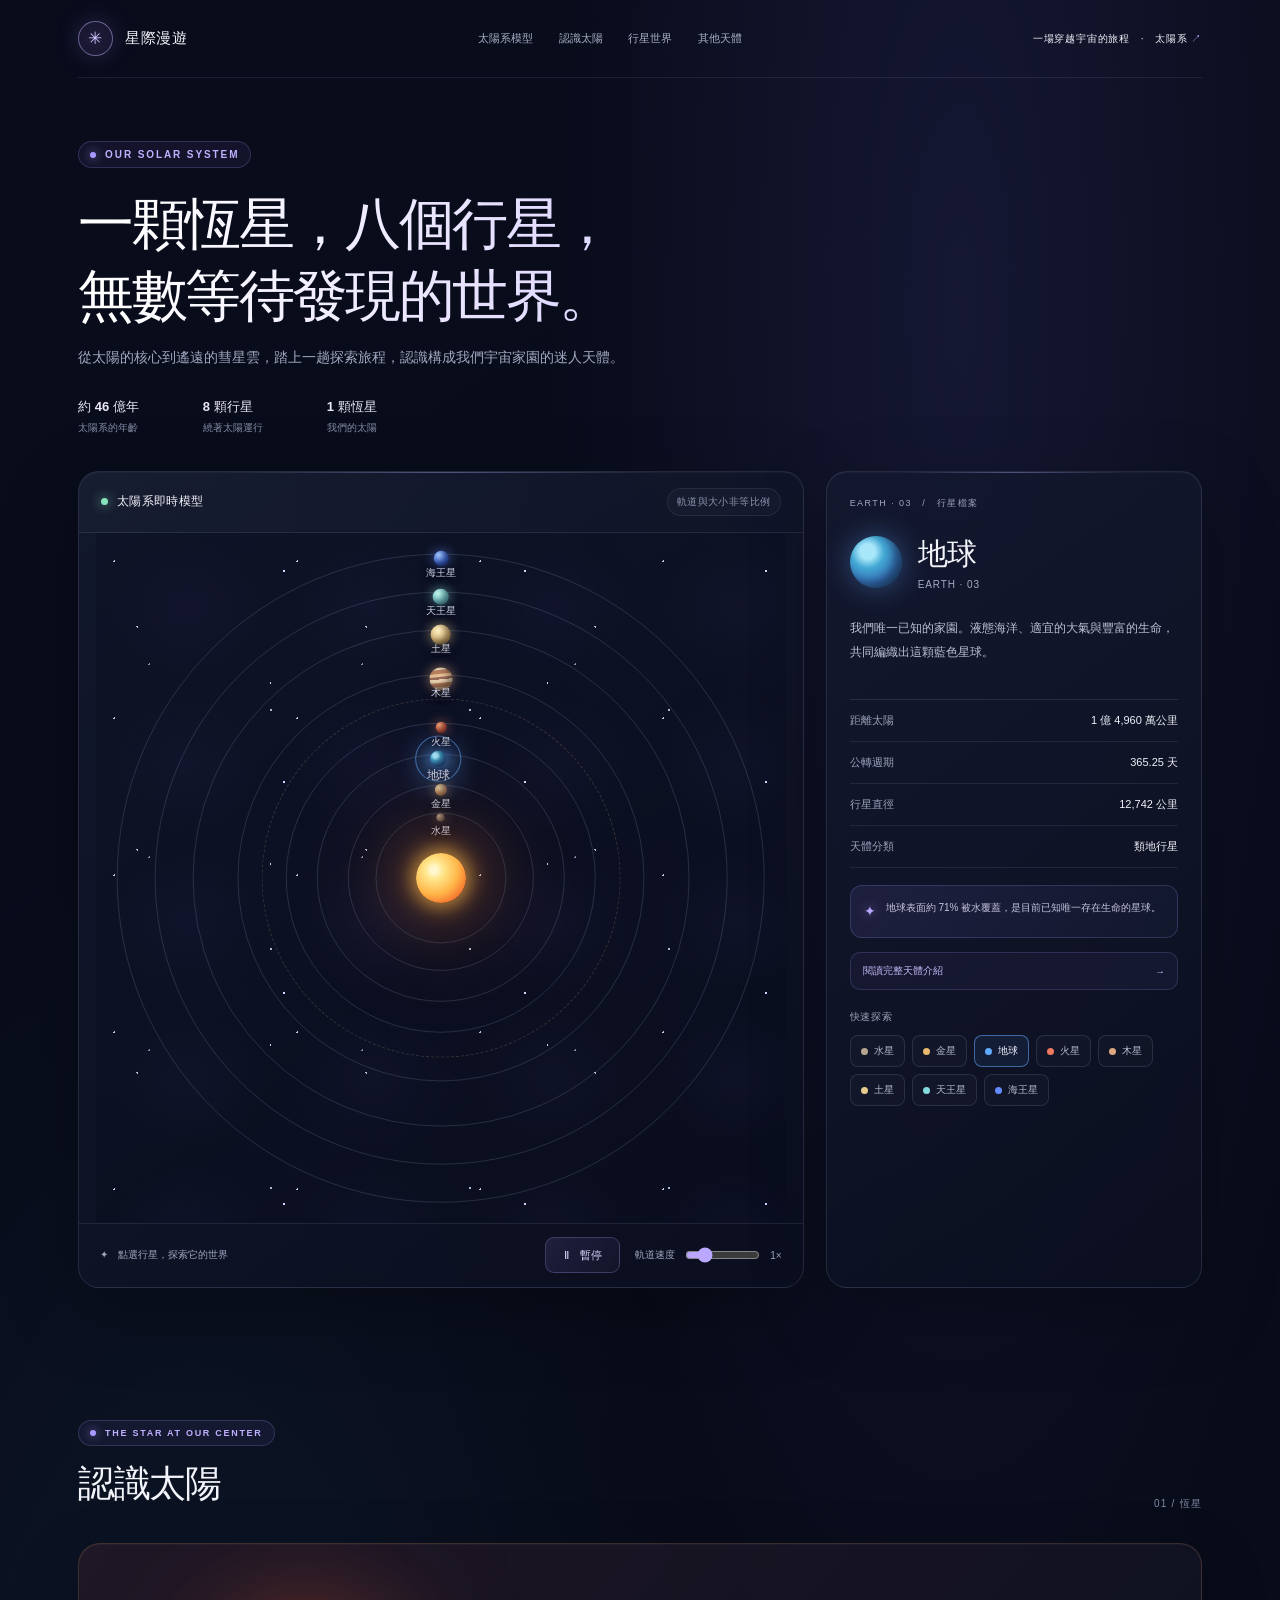
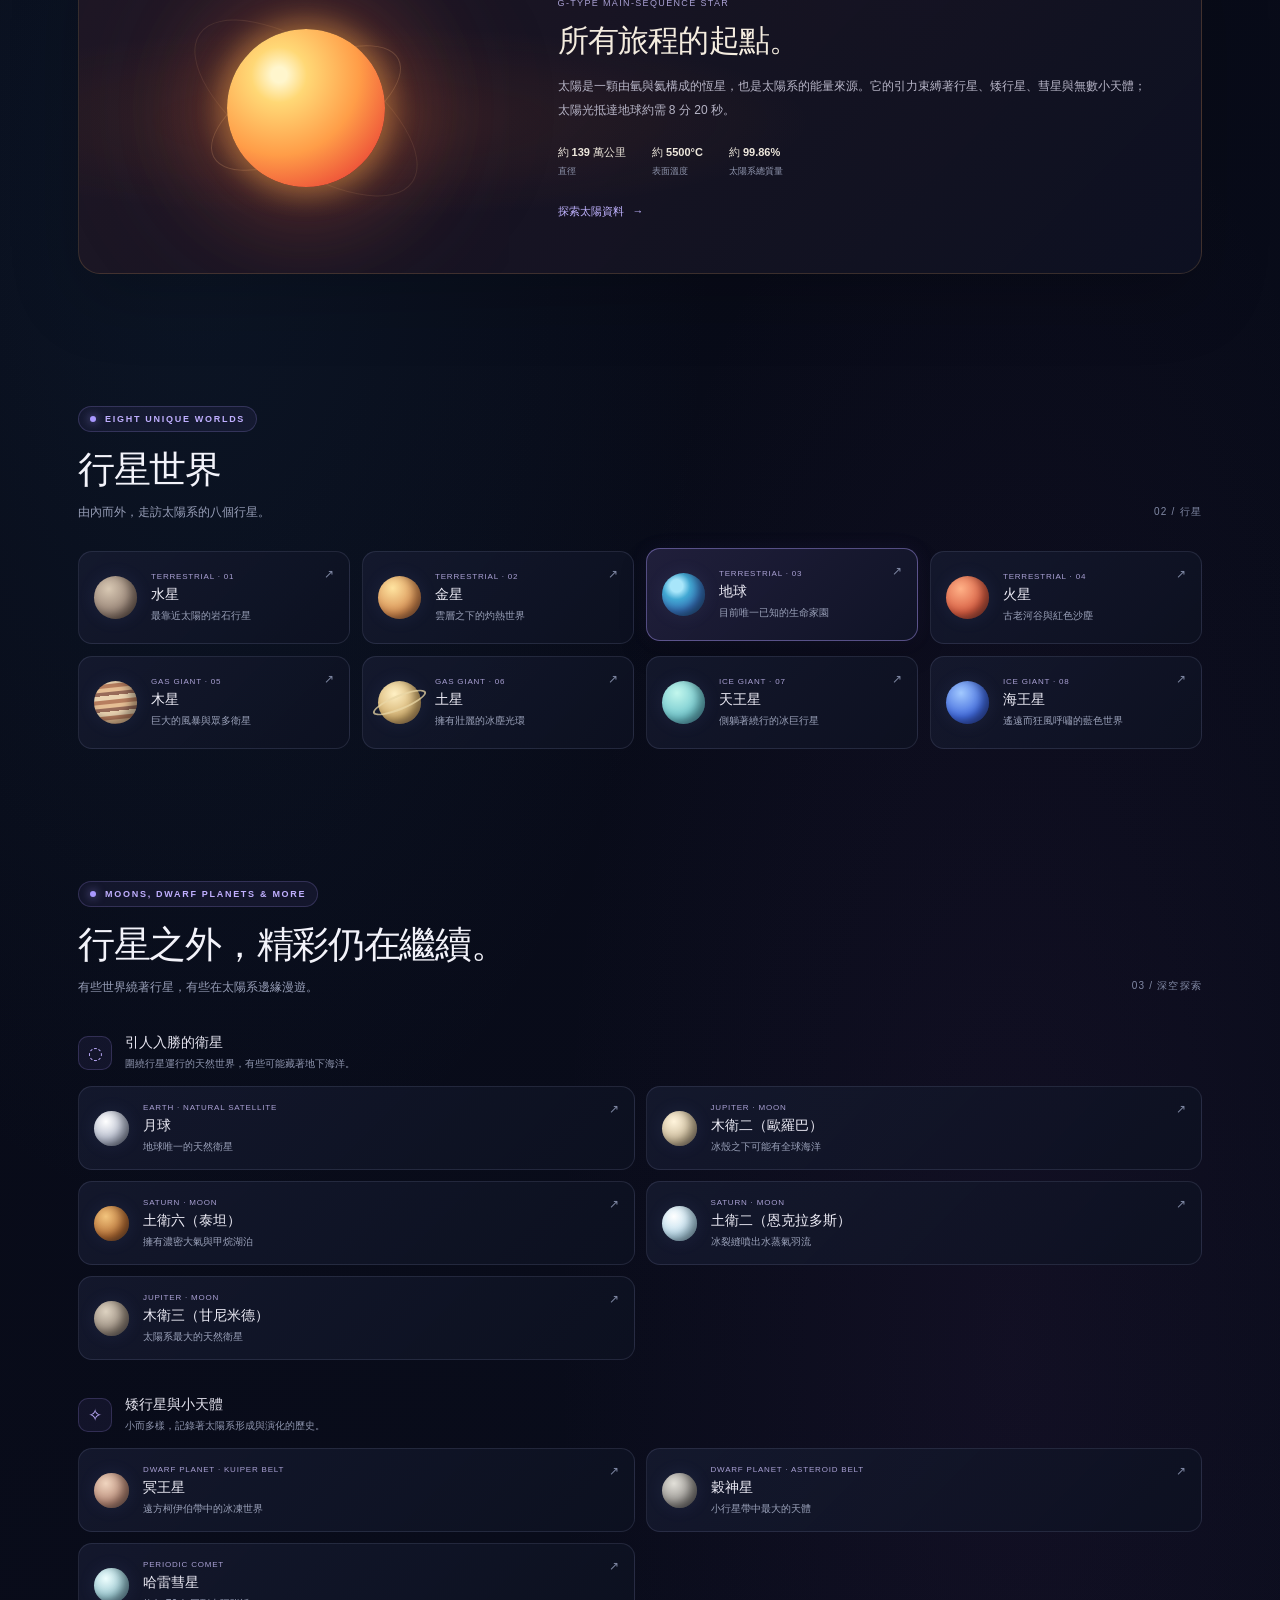
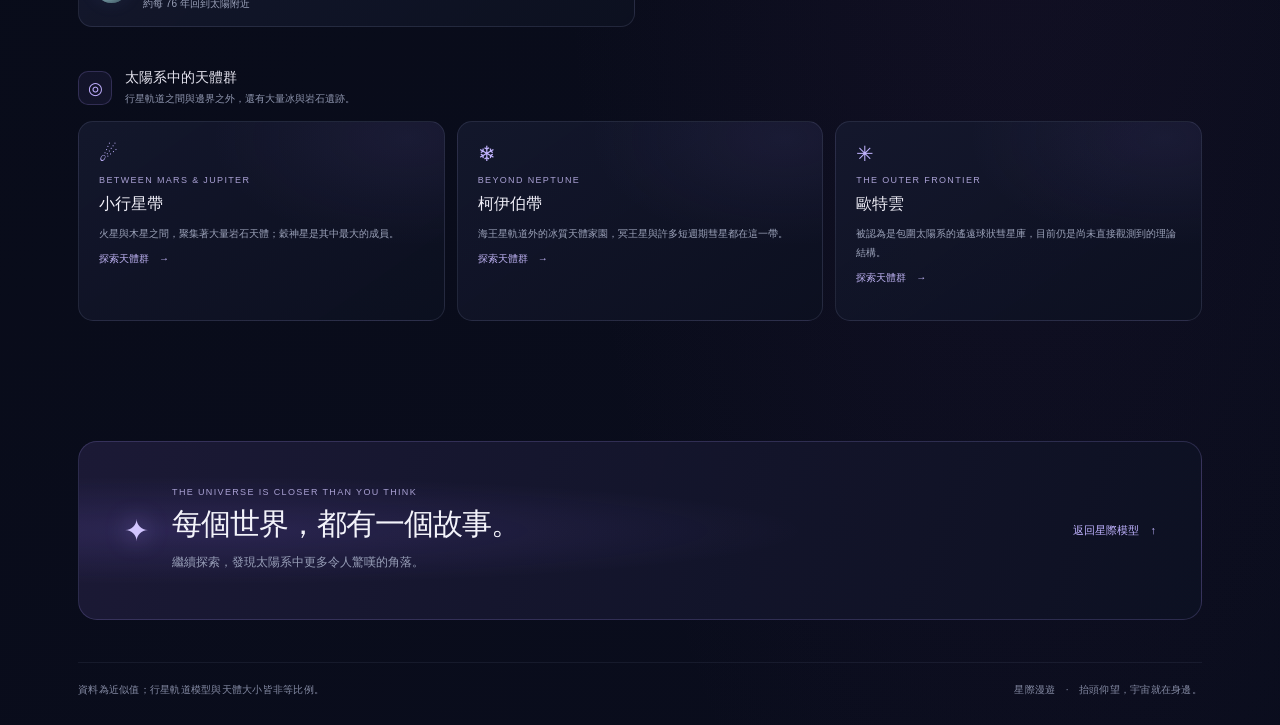
<file: index.html>
<!doctype html>
<html lang="zh-Hant">
<head>
  <meta charset="utf-8">
  <meta name="viewport" content="width=device-width, initial-scale=1">
  <meta name="theme-color" content="#080b18">
  <meta name="description" content="探索太陽、八大行星、著名衛星、矮行星、彗星與太陽系中的小天體群，並閱讀每個天體的完整介紹。">
  <title>星際漫遊 — 探索太陽系</title>
  <link rel="stylesheet" href="style.css">
</head>
<body>
  <div class="shell">
    <header>
      <a class="brand" href="#top"><span class="brand-mark" aria-hidden="true">✳</span> 星際漫遊</a>
      <nav class="main-nav" aria-label="主要導覽">
        <a href="#explorer">太陽系模型</a>
        <a href="#sun">認識太陽</a>
        <a href="#worlds">行星世界</a>
        <a href="#beyond">其他天體</a>
      </nav>
      <a class="header-note" href="#explorer">一場穿越宇宙的旅程　·　太陽系 <span aria-hidden="true">↗</span></a>
    </header>

    <main>
      <div id="top"></div>
      <div class="eyebrow">OUR SOLAR SYSTEM</div>
      <h1>一顆恆星，八個行星，<br>無數等待發現的世界。</h1>
      <p class="intro">從太陽的核心到遙遠的彗星雲，踏上一趟探索旅程，認識構成我們宇宙家園的迷人天體。</p>
      <div class="hero-facts" aria-label="太陽系概覽">
        <div><strong>約 46 億年</strong><span>太陽系的年齡</span></div>
        <div><strong>8 顆行星</strong><span>繞著太陽運行</span></div>
        <div><strong>1 顆恆星</strong><span>我們的太陽</span></div>
      </div>

      <section class="dashboard" id="explorer" aria-label="太陽系互動模型與天體資訊">
        <div class="sky-card">
          <div class="card-top">
            <div class="card-label"><span class="live-dot" aria-hidden="true"></span> 太陽系即時模型</div>
            <span class="scale-label">軌道與大小非等比例</span>
          </div>
          <div class="solar-system" id="solarSystem" aria-label="點選行星查看詳細介紹">
            <div class="asteroid-belt" aria-hidden="true"></div>
            <button class="sun" id="sunButton" data-object="sun" type="button" aria-label="查看太陽介紹"></button>
          </div>
          <div class="sky-footer">
            <span id="motionHint">✦　點選行星，探索它的世界</span>
            <div class="controls">
              <button class="control-button" id="playToggle" type="button" aria-pressed="false">Ⅱ　暫停</button>
              <label class="speed-control" for="speedRange">軌道速度 <input id="speedRange" type="range" min="0.5" max="3" value="1" step="0.5" aria-label="調整軌道動畫速度"><span id="speedValue">1×</span></label>
            </div>
          </div>
        </div>

        <aside class="detail-card" aria-live="polite" aria-atomic="true">
          <div class="detail-kicker" id="detailKicker">PLANET PROFILE　/　行星檔案</div>
          <div class="planet-heading">
            <div class="detail-planet" id="detailPlanet" aria-hidden="true"></div>
            <div><h2 id="planetName">地球</h2><div class="planet-subtitle" id="planetSubtitle"></div></div>
          </div>
          <p class="description" id="planetDescription"></p>
          <div class="stats">
            <div class="stat-row"><span class="stat-label" id="distanceLabel">距離太陽</span><span class="stat-value" id="planetDistance"></span></div>
            <div class="stat-row"><span class="stat-label" id="yearLabel">公轉週期</span><span class="stat-value" id="planetYear"></span></div>
            <div class="stat-row"><span class="stat-label" id="diameterLabel">行星直徑</span><span class="stat-value" id="planetDiameter"></span></div>
            <div class="stat-row"><span class="stat-label">天體分類</span><span class="stat-value" id="planetType"></span></div>
          </div>
          <div class="fact-box"><span class="fact-icon" aria-hidden="true">✦</span><span id="planetFact"></span></div>
          <a class="full-profile-link" id="fullProfileLink" href="object.html?id=earth">閱讀完整天體介紹 <span aria-hidden="true">→</span></a>
          <nav class="planet-nav" aria-label="選擇行星">
            <div class="nav-title">快速探索</div>
            <div class="planet-list" id="planetList"></div>
          </nav>
        </aside>
      </section>

      <section class="content-section sun-section" id="sun" aria-labelledby="sunHeading">
        <div class="section-heading">
          <div><div class="eyebrow">THE STAR AT OUR CENTER</div><h2 id="sunHeading">認識太陽</h2></div>
          <span class="section-index">01 / 恆星</span>
        </div>
        <div class="sun-feature">
          <div class="sun-art" aria-hidden="true"><span class="sun-art-core"></span><span class="sun-art-orbit orbit-one"></span><span class="sun-art-orbit orbit-two"></span></div>
          <div class="sun-copy">
            <div class="object-kicker">G-TYPE MAIN-SEQUENCE STAR</div>
            <h3>所有旅程的起點。</h3>
            <p>太陽是一顆由氫與氦構成的恆星，也是太陽系的能量來源。它的引力束縛著行星、矮行星、彗星與無數小天體；太陽光抵達地球約需 8 分 20 秒。</p>
            <div class="sun-stats"><span><b>約 139 萬公里</b>直徑</span><span><b>約 5500°C</b>表面溫度</span><span><b>約 99.86%</b>太陽系總質量</span></div>
            <a class="text-link object-select" data-object="sun" href="object.html?id=sun">探索太陽資料 <span aria-hidden="true">→</span></a>
          </div>
        </div>
      </section>

      <section class="content-section" id="worlds" aria-labelledby="worldsHeading">
        <div class="section-heading">
          <div><div class="eyebrow">EIGHT UNIQUE WORLDS</div><h2 id="worldsHeading">行星世界</h2><p>由內而外，走訪太陽系的八個行星。</p></div>
          <span class="section-index">02 / 行星</span>
        </div>
        <div class="object-grid planet-grid">
          <a class="object-card" data-object="mercury" href="object.html?id=mercury"><span class="card-planet mercury-art"></span><span class="object-card-text"><span class="object-kicker">TERRESTRIAL · 01</span><strong>水星</strong><span>最靠近太陽的岩石行星</span></span><span class="card-arrow">↗</span></a>
          <a class="object-card" data-object="venus" href="object.html?id=venus"><span class="card-planet venus-art"></span><span class="object-card-text"><span class="object-kicker">TERRESTRIAL · 02</span><strong>金星</strong><span>雲層之下的灼熱世界</span></span><span class="card-arrow">↗</span></a>
          <a class="object-card" data-object="earth" href="object.html?id=earth"><span class="card-planet earth-art"></span><span class="object-card-text"><span class="object-kicker">TERRESTRIAL · 03</span><strong>地球</strong><span>目前唯一已知的生命家園</span></span><span class="card-arrow">↗</span></a>
          <a class="object-card" data-object="mars" href="object.html?id=mars"><span class="card-planet mars-art"></span><span class="object-card-text"><span class="object-kicker">TERRESTRIAL · 04</span><strong>火星</strong><span>古老河谷與紅色沙塵</span></span><span class="card-arrow">↗</span></a>
          <a class="object-card" data-object="jupiter" href="object.html?id=jupiter"><span class="card-planet jupiter-art"></span><span class="object-card-text"><span class="object-kicker">GAS GIANT · 05</span><strong>木星</strong><span>巨大的風暴與眾多衛星</span></span><span class="card-arrow">↗</span></a>
          <a class="object-card" data-object="saturn" href="object.html?id=saturn"><span class="card-planet saturn-art"></span><span class="object-card-text"><span class="object-kicker">GAS GIANT · 06</span><strong>土星</strong><span>擁有壯麗的冰塵光環</span></span><span class="card-arrow">↗</span></a>
          <a class="object-card" data-object="uranus" href="object.html?id=uranus"><span class="card-planet uranus-art"></span><span class="object-card-text"><span class="object-kicker">ICE GIANT · 07</span><strong>天王星</strong><span>側躺著繞行的冰巨行星</span></span><span class="card-arrow">↗</span></a>
          <a class="object-card" data-object="neptune" href="object.html?id=neptune"><span class="card-planet neptune-art"></span><span class="object-card-text"><span class="object-kicker">ICE GIANT · 08</span><strong>海王星</strong><span>遙遠而狂風呼嘯的藍色世界</span></span><span class="card-arrow">↗</span></a>
        </div>
      </section>

      <section class="content-section" id="beyond" aria-labelledby="beyondHeading">
        <div class="section-heading">
          <div><div class="eyebrow">MOONS, DWARF PLANETS & MORE</div><h2 id="beyondHeading">行星之外，精彩仍在繼續。</h2><p>有些世界繞著行星，有些在太陽系邊緣漫遊。</p></div>
          <span class="section-index">03 / 深空探索</span>
        </div>

        <div class="subsection">
          <div class="subsection-heading"><span class="subsection-mark">◌</span><div><h3>引人入勝的衛星</h3><p>圍繞行星運行的天然世界，有些可能藏著地下海洋。</p></div></div>
          <div class="object-grid">
            <a class="object-card compact-card" data-object="moon" href="object.html?id=moon"><span class="mini-world moon-art"></span><span class="object-card-text"><span class="object-kicker">EARTH · NATURAL SATELLITE</span><strong>月球</strong><span>地球唯一的天然衛星</span></span><span class="card-arrow">↗</span></a>
            <a class="object-card compact-card" data-object="europa" href="object.html?id=europa"><span class="mini-world europa-art"></span><span class="object-card-text"><span class="object-kicker">JUPITER · MOON</span><strong>木衛二（歐羅巴）</strong><span>冰殼之下可能有全球海洋</span></span><span class="card-arrow">↗</span></a>
            <a class="object-card compact-card" data-object="titan" href="object.html?id=titan"><span class="mini-world titan-art"></span><span class="object-card-text"><span class="object-kicker">SATURN · MOON</span><strong>土衛六（泰坦）</strong><span>擁有濃密大氣與甲烷湖泊</span></span><span class="card-arrow">↗</span></a>
            <a class="object-card compact-card" data-object="enceladus" href="object.html?id=enceladus"><span class="mini-world enceladus-art"></span><span class="object-card-text"><span class="object-kicker">SATURN · MOON</span><strong>土衛二（恩克拉多斯）</strong><span>冰裂縫噴出水蒸氣羽流</span></span><span class="card-arrow">↗</span></a>
            <a class="object-card compact-card" data-object="ganymede" href="object.html?id=ganymede"><span class="mini-world ganymede-art"></span><span class="object-card-text"><span class="object-kicker">JUPITER · MOON</span><strong>木衛三（甘尼米德）</strong><span>太陽系最大的天然衛星</span></span><span class="card-arrow">↗</span></a>
          </div>
        </div>

        <div class="subsection">
          <div class="subsection-heading"><span class="subsection-mark">✧</span><div><h3>矮行星與小天體</h3><p>小而多樣，記錄著太陽系形成與演化的歷史。</p></div></div>
          <div class="object-grid">
            <a class="object-card compact-card" data-object="pluto" href="object.html?id=pluto"><span class="mini-world pluto-art"></span><span class="object-card-text"><span class="object-kicker">DWARF PLANET · KUIPER BELT</span><strong>冥王星</strong><span>遠方柯伊伯帶中的冰凍世界</span></span><span class="card-arrow">↗</span></a>
            <a class="object-card compact-card" data-object="ceres" href="object.html?id=ceres"><span class="mini-world ceres-art"></span><span class="object-card-text"><span class="object-kicker">DWARF PLANET · ASTEROID BELT</span><strong>穀神星</strong><span>小行星帶中最大的天體</span></span><span class="card-arrow">↗</span></a>
            <a class="object-card compact-card" data-object="halley" href="object.html?id=halley"><span class="mini-world comet-art"></span><span class="object-card-text"><span class="object-kicker">PERIODIC COMET</span><strong>哈雷彗星</strong><span>約每 76 年回到太陽附近</span></span><span class="card-arrow">↗</span></a>
          </div>
        </div>

        <div class="subsection regions">
          <div class="subsection-heading"><span class="subsection-mark">◎</span><div><h3>太陽系中的天體群</h3><p>行星軌道之間與邊界之外，還有大量冰與岩石遺跡。</p></div></div>
          <div class="region-grid">
            <a class="region-card" data-object="asteroid-belt" href="object.html?id=asteroid-belt"><span class="region-icon">☄</span><span class="object-kicker">BETWEEN MARS & JUPITER</span><strong>小行星帶</strong><span>火星與木星之間，聚集著大量岩石天體；穀神星是其中最大的成員。</span><span class="region-link">探索天體群　→</span></a>
            <a class="region-card" data-object="kuiper-belt" href="object.html?id=kuiper-belt"><span class="region-icon">❄</span><span class="object-kicker">BEYOND NEPTUNE</span><strong>柯伊伯帶</strong><span>海王星軌道外的冰質天體家園，冥王星與許多短週期彗星都在這一帶。</span><span class="region-link">探索天體群　→</span></a>
            <a class="region-card" data-object="oort-cloud" href="object.html?id=oort-cloud"><span class="region-icon">✳</span><span class="object-kicker">THE OUTER FRONTIER</span><strong>歐特雲</strong><span>被認為是包圍太陽系的遙遠球狀彗星庫，目前仍是尚未直接觀測到的理論結構。</span><span class="region-link">探索天體群　→</span></a>
          </div>
        </div>
      </section>

      <section class="closing-banner">
        <span class="closing-star" aria-hidden="true">✦</span>
        <div><div class="object-kicker">THE UNIVERSE IS CLOSER THAN YOU THINK</div><h2>每個世界，都有一個故事。</h2><p>繼續探索，發現太陽系中更多令人驚嘆的角落。</p></div>
        <a class="text-link" href="#explorer">返回星際模型　↑</a>
      </section>
    </main>

    <footer><span>資料為近似值；行星軌道模型與天體大小皆非等比例。</span><span>星際漫遊　·　抬頭仰望，宇宙就在身邊。</span></footer>
  </div>

  <script src="celestial-data.js"></script>
  <script>
    const planets = window.solarSystemData.planets;

    const system = document.getElementById("solarSystem");
    const list = document.getElementById("planetList");
    const pauseButton = document.getElementById("playToggle");
    const motionHint = document.getElementById("motionHint");
    const reduceMotion = window.matchMedia("(prefers-reduced-motion: reduce)").matches;
    const planetIds = window.solarSystemData.planetIds;
    const objects = window.solarSystemData.objects;
    let selectedObjectId = "earth";
    let speed = 1;
    let paused = reduceMotion;

    if (reduceMotion) {
      system.classList.add("is-paused");
      pauseButton.textContent = "▶　啟動動畫";
      pauseButton.setAttribute("aria-pressed", "true");
      motionHint.textContent = "裝置偏好已減少動態效果；按下「啟動動畫」開始探索";
    }

    function planetStyle(planet) {
      return `--planet-color:${planet.color};--planet-gradient:${planet.gradient}`;
    }

    planets.forEach((planet, index) => {
      const objectId = planetIds[index];
      const orbit = document.createElement("div");
      orbit.className = "orbit";
      orbit.style.setProperty("--orbit", planet.orbit);
      orbit.style.setProperty("--duration", `${planet.duration / speed}s`);
      if (reduceMotion) orbit.style.animationDelay = `${-planet.duration * index / planets.length}s`;
      orbit.setAttribute("aria-hidden", "true");

      const button = document.createElement("button");
      button.type = "button";
      button.className = "planet-button";
      button.setAttribute("aria-label", `查看${planet.name}的資料`);
      button.setAttribute("aria-pressed", "false");
      button.dataset.object = objectId;
      button.style.cssText = planetStyle(planet);
      button.style.setProperty("--planet-size", `${planet.size}px`);
      button.innerHTML = `<span class="planet-sphere"></span><span class="planet-name">${planet.name}</span>`;
      button.addEventListener("click", () => selectObject(objectId));
      orbit.append(button);
      system.append(orbit);

      const chip = document.createElement("button");
      chip.type = "button";
      chip.className = "planet-chip";
      chip.style.cssText = planetStyle(planet);
      chip.innerHTML = `<span class="chip-dot"></span>${planet.name}`;
      chip.setAttribute("aria-pressed", "false");
      chip.dataset.object = objectId;
      chip.addEventListener("click", () => selectObject(objectId));
      list.append(chip);
    });

    function selectObject(id) {
      const object = objects[id];
      if (!object) return;
      selectedObjectId = id;
      document.getElementById("detailKicker").textContent = `${object.en}　/　${object.category}`;
      document.getElementById("planetName").textContent = object.name;
      document.getElementById("planetSubtitle").textContent = object.en;
      document.getElementById("planetDescription").textContent = object.description;
      document.getElementById("planetDistance").textContent = object.distance;
      document.getElementById("planetYear").textContent = object.year;
      document.getElementById("planetDiameter").textContent = object.diameter;
      document.getElementById("planetType").textContent = object.type;
      document.getElementById("planetFact").textContent = object.fact;
      document.getElementById("distanceLabel").textContent = object.distanceLabel;
      document.getElementById("yearLabel").textContent = object.yearLabel;
      document.getElementById("diameterLabel").textContent = object.diameterLabel;
      document.getElementById("detailPlanet").style.cssText = planetStyle(object);
      document.getElementById("fullProfileLink").href = `object.html?id=${encodeURIComponent(id)}`;
      document.querySelectorAll("[data-object]").forEach(button => button.setAttribute("aria-pressed", String(button.dataset.object === id)));
    }

    system.addEventListener("click", event => {
      const button = event.target.closest("[data-object]");
      if (button) selectObject(button.dataset.object);
    });
    pauseButton.addEventListener("click", () => {
      paused = !paused;
      system.classList.toggle("is-paused", paused);
      system.classList.add("motion-enabled");
      pauseButton.textContent = paused ? "▶　繼續" : "Ⅱ　暫停";
      pauseButton.setAttribute("aria-pressed", String(paused));
    });

    document.getElementById("speedRange").addEventListener("input", event => {
      speed = Number(event.target.value);
      document.getElementById("speedValue").textContent = `${speed}×`;
      system.querySelectorAll(".orbit").forEach((orbit, index) => {
        orbit.style.setProperty("--duration", `${planets[index].duration / speed}s`);
      });
    });

    document.addEventListener("keydown", event => {
      if (event.altKey || event.ctrlKey || event.metaKey || event.target instanceof HTMLInputElement) return;
      const index = Number(event.key) - 1;
      if (index >= 0 && index < planets.length) selectObject(planetIds[index]);
    });

    selectObject(selectedObjectId);
  </script>
</body>
</html>
</file>
<file: style.css>
:root {
      color-scheme: dark;
      font-family: "DM Sans", "Noto Sans TC", sans-serif;
      background: #080b18;
      color: #f3f3fa;
      font-synthesis: none;
      text-rendering: optimizeLegibility;
      --muted: #898da6;
      --line: rgba(174, 181, 223, .13);
      --accent: #a994ff;
    }

    * { box-sizing: border-box; }
    body {
      margin: 0;
      min-width: 320px;
      min-height: 100vh;
      background:
        radial-gradient(ellipse at 50% 39%, rgba(54, 40, 107, .15), transparent 44%),
        radial-gradient(ellipse at 84% 6%, rgba(43, 68, 121, .12), transparent 35%),
        #080b18;
    }

    button, input { font: inherit; }
    button { color: inherit; }
    .shell { max-width: 1440px; margin: 0 auto; padding: 0 6.1%; }
    header {
      height: 82px;
      display: flex;
      align-items: center;
      justify-content: space-between;
      border-bottom: 1px solid rgba(174, 181, 223, .09);
    }
    .brand { display: flex; align-items: center; gap: 11px; font-size: 15px; font-weight: 700; letter-spacing: .06em; }
    .brand-mark {
      display: grid; place-items: center; width: 32px; height: 32px;
      border: 1px solid rgba(192, 179, 255, .38); border-radius: 50%;
      color: #c3b4ff; font-size: 17px; box-shadow: 0 0 18px rgba(157, 129, 255, .17);
    }
    .header-note { color: var(--muted); font-size: 12px; letter-spacing: .12em; }
    main { padding: 46px 0 30px; }
    .eyebrow { color: #b1a0ff; font-size: 11px; letter-spacing: .2em; font-weight: 700; text-transform: uppercase; }
    h1 { margin: 12px 0 9px; font-size: clamp(30px, 4vw, 48px); line-height: 1.2; letter-spacing: -.04em; }
    .intro { margin: 0; color: #999db4; font-size: 14px; line-height: 1.8; }

    .dashboard {
      display: grid;
      grid-template-columns: minmax(0, 1.65fr) minmax(285px, .8fr);
      gap: 25px;
      margin-top: 30px;
    }
    .sky-card, .detail-card {
      border: 1px solid var(--line);
      border-radius: 18px;
      background: linear-gradient(145deg, rgba(20, 24, 44, .86), rgba(13, 16, 31, .92));
      box-shadow: 0 20px 80px rgba(0, 0, 0, .2);
    }
    .sky-card { min-width: 0; overflow: hidden; }
    .card-top {
      height: 57px; display: flex; align-items: center; justify-content: space-between;
      padding: 0 20px; border-bottom: 1px solid var(--line);
    }
    .card-label { display: flex; align-items: center; gap: 9px; font-size: 12px; font-weight: 600; }
    .live-dot { width: 7px; height: 7px; border-radius: 50%; background: #86e4bd; box-shadow: 0 0 10px #86e4bd; }
    .scale-label { color: #777c98; font-size: 10px; letter-spacing: .11em; }
    .solar-system {
      position: relative;
      width: min(100%, 690px);
      aspect-ratio: 1 / 1;
      margin: 0 auto;
      overflow: hidden;
      isolation: isolate;
      background-image:
        radial-gradient(1px 1px at 10% 18%, #c2c7e4 98%, transparent),
        radial-gradient(1px 1px at 25% 68%, #858baa 98%, transparent),
        radial-gradient(1.3px 1.3px at 78% 18%, #d9d3ff 98%, transparent),
        radial-gradient(1px 1px at 88% 74%, #aeb4d1 98%, transparent),
        radial-gradient(1px 1px at 63% 83%, #d0d4e8 98%, transparent),
        radial-gradient(1px 1px at 18% 42%, #b8bdd7 98%, transparent);
      background-size: 183px 157px, 213px 193px, 241px 211px, 199px 239px, 277px 181px, 229px 223px;
    }
    .orbit {
      position: absolute; top: 50%; left: 50%;
      width: var(--orbit); aspect-ratio: 1;
      border: 1px solid rgba(162, 169, 204, .15);
      border-radius: 50%;
      transform: translate(-50%, -50%);
      animation: orbit-spin var(--duration) linear infinite;
      animation-play-state: running;
    }
    .is-paused .orbit { animation-play-state: paused; }
    @keyframes orbit-spin { to { transform: translate(-50%, -50%) rotate(360deg); } }
    .planet-button {
      position: absolute; left: 50%; top: -9px;
      display: grid; place-items: center;
      width: 26px; height: 26px; padding: 0;
      border: 0; border-radius: 50%; background: transparent;
      cursor: pointer; transform: translateX(-50%);
      transition: filter .2s, scale .2s;
      z-index: 2;
    }
    .planet-button:hover, .planet-button[aria-pressed="true"] { filter: drop-shadow(0 0 9px var(--planet-color)); scale: 1.2; }
    .planet-sphere {
      display: block; width: var(--planet-size); height: var(--planet-size);
      border-radius: 50%; background: var(--planet-gradient);
      box-shadow: inset -4px -3px 6px rgba(0, 0, 0, .42), 0 0 8px color-mix(in srgb, var(--planet-color), transparent 52%);
    }
    .planet-name {
      position: absolute; left: 50%; top: 20px; white-space: nowrap;
      color: #a8acc3; font-size: 9px; transform: translateX(-50%);
      text-shadow: 0 1px 5px #080b18;
      pointer-events: none;
    }
    .sun {
      position: absolute; top: 50%; left: 50%; z-index: 1;
      width: clamp(31px, 6vw, 43px); aspect-ratio: 1; border-radius: 50%;
      transform: translate(-50%, -50%);
      background: radial-gradient(circle at 36% 34%, #fff7ce 0 7%, #ffe58a 21%, #ffb548 53%, #f57830 76%, #e94d48 100%);
      box-shadow: 0 0 14px 4px rgba(255, 188, 74, .55), 0 0 42px 15px rgba(255, 132, 50, .21), 0 0 95px 31px rgba(242, 103, 64, .12);
      animation: sun-pulse 3s ease-in-out infinite alternate;
    }
    @keyframes sun-pulse { to { box-shadow: 0 0 20px 7px rgba(255, 188, 74, .62), 0 0 52px 19px rgba(255, 132, 50, .26), 0 0 105px 36px rgba(242, 103, 64, .14); } }
    .asteroid-belt {
      position: absolute; top: 50%; left: 50%; width: 52%; aspect-ratio: 1;
      border: 1px dashed rgba(204, 170, 128, .17); border-radius: 50%;
      transform: translate(-50%, -50%); pointer-events: none;
    }
    .sky-footer {
      display: flex; align-items: center; justify-content: space-between; gap: 12px;
      min-height: 57px; padding: 9px 17px; border-top: 1px solid var(--line);
      color: #8388a2; font-size: 10px;
    }
    .controls { display: flex; align-items: center; gap: 13px; }
    .control-button {
      min-width: 75px; padding: 8px 11px; border: 1px solid rgba(174, 181, 223, .18);
      border-radius: 8px; background: rgba(255, 255, 255, .035);
      font-size: 11px; cursor: pointer; transition: background .2s, border-color .2s;
    }
    .control-button:hover { background: rgba(169, 148, 255, .12); border-color: rgba(169, 148, 255, .46); }
    .speed-control { display: flex; align-items: center; gap: 8px; white-space: nowrap; }
    input[type="range"] { width: 75px; accent-color: #a994ff; cursor: pointer; }
    .detail-card { padding: 22px 22px 19px; display: flex; flex-direction: column; min-height: 100%; }
    .detail-kicker { color: #888da6; font-size: 10px; letter-spacing: .14em; }
    .planet-heading { display: flex; align-items: center; gap: 14px; margin: 22px 0 11px; }
    .detail-planet {
      flex: 0 0 auto; width: 45px; height: 45px; border-radius: 50%;
      background: var(--planet-gradient);
      box-shadow: inset -7px -5px 9px rgba(0, 0, 0, .42), 0 0 24px color-mix(in srgb, var(--planet-color), transparent 69%);
    }
    h2 { margin: 0; font-size: 28px; letter-spacing: -.03em; }
    .planet-subtitle { margin-top: 4px; color: #9297b1; font-size: 11px; }
    .description { min-height: 64px; margin: 12px 0 19px; color: #b0b4c7; font-size: 12px; line-height: 1.9; }
    .stats { border-top: 1px solid var(--line); }
    .stat-row { display: flex; justify-content: space-between; gap: 8px; padding: 13px 0; border-bottom: 1px solid var(--line); font-size: 11px; }
    .stat-label { color: #858ba4; }
    .stat-value { color: #e5e5ef; text-align: right; font-variant-numeric: tabular-nums; }
    .fact-box {
      display: flex; gap: 10px; margin-top: auto; padding: 12px;
      border: 1px solid rgba(169, 148, 255, .15); border-radius: 10px;
      background: rgba(169, 148, 255, .055); color: #b8b2d4; font-size: 10px; line-height: 1.8;
    }
    .fact-icon { color: #b9a8ff; font-size: 14px; }
    .planet-nav { margin-top: 18px; }
    .nav-title { margin-bottom: 10px; color: #81869f; font-size: 10px; letter-spacing: .08em; }
    .planet-list { display: flex; flex-wrap: wrap; gap: 7px; }
    .planet-chip {
      display: flex; align-items: center; gap: 6px; padding: 7px 9px;
      border: 1px solid rgba(174, 181, 223, .13); border-radius: 7px;
      background: transparent; color: #a5a9bd; font-size: 10px; cursor: pointer;
      transition: all .18s;
    }
    .planet-chip:hover, .planet-chip[aria-pressed="true"] {
      border-color: color-mix(in srgb, var(--planet-color), transparent 45%);
      background: color-mix(in srgb, var(--planet-color), transparent 92%); color: #f1efff;
    }
    .chip-dot { width: 7px; height: 7px; border-radius: 50%; background: var(--planet-color); }
    footer { display: flex; justify-content: space-between; gap: 12px; padding: 18px 0 28px; color: #666c84; font-size: 10px; }

    @media (max-width: 860px) {
      .shell { padding: 0 4%; }
      .dashboard { grid-template-columns: minmax(0, 1.25fr) minmax(260px, .8fr); gap: 15px; }
      .detail-card { padding: 18px 16px; }
    }
    @media (max-width: 650px) {
      header { height: 68px; }
      .header-note { font-size: 10px; }
      main { padding-top: 32px; }
      .dashboard { grid-template-columns: 1fr; margin-top: 23px; }
      .detail-card { min-height: 390px; }
      .description { min-height: auto; }
      .fact-box { margin-top: 17px; }
      .sky-footer { flex-wrap: wrap; }
      .controls { width: 100%; justify-content: space-between; }
      footer { flex-direction: column; }
    }

    .object-card, .region-card { text-decoration: none; }
    .full-profile-link {
      display: flex;
      justify-content: space-between;
      align-items: center;
      gap: 12px;
      margin-top: 14px;
      padding: 11px 12px;
      border: 1px solid rgba(177, 157, 255, .18);
      border-radius: 10px;
      background: rgba(149, 125, 255, .055);
      color: #c4b8f6;
      font-size: 10px;
      text-decoration: none;
      transition: border-color .2s, background .2s, color .2s;
    }
    .full-profile-link:hover { border-color: rgba(177, 157, 255, .45); background: rgba(149, 125, 255, .11); color: #eee9ff; }
    .object-page-body { min-height: 100vh; }
    .object-shell { max-width: 1180px; }
    .object-header { gap: 24px; }
    .object-nav { display: flex; align-items: center; gap: 22px; }
    .object-nav a, .object-header .back-home { color: #a8aec5; font-size: 11px; text-decoration: none; transition: color .2s; }
    .object-nav a:hover, .object-header .back-home:hover { color: #e4dcff; }
    .object-header .back-home { margin-left: auto; white-space: nowrap; }
    .object-main { padding: 31px 0 55px; }
    .breadcrumbs { display: flex; flex-wrap: wrap; align-items: center; gap: 10px; margin-bottom: 25px; color: #717a98; font-size: 10px; }
    .breadcrumbs a { color: #a4abc3; text-decoration: none; }
    .breadcrumbs a:hover { color: #d5cbff; }
    .breadcrumbs [aria-current="page"] { color: #d2c9ef; }
    .object-hero {
      position: relative;
      display: grid;
      grid-template-columns: minmax(0, 1.1fr) minmax(290px, .9fr);
      align-items: center;
      min-height: 365px;
      padding: clamp(28px, 6vw, 65px);
      overflow: hidden;
      border: 1px solid color-mix(in srgb, var(--object-color), transparent 77%);
      border-radius: 23px;
      background: radial-gradient(ellipse at 80% 48%, color-mix(in srgb, var(--object-color), transparent 90%), transparent 40%), linear-gradient(138deg, rgba(23, 27, 51, .97), rgba(10, 14, 30, .96));
      box-shadow: 0 25px 80px rgba(0, 0, 0, .23), inset 0 1px rgba(255, 255, 255, .04);
    }
    .object-hero-copy { position: relative; z-index: 2; max-width: 570px; }
    .object-hero .eyebrow { max-width: 100%; font-size: 9px; letter-spacing: .14em; }
    .object-category { margin-top: 18px; color: #aab0c7; font-size: 10px; letter-spacing: .08em; }
    .object-hero h1 { margin: 8px 0 13px; font-size: clamp(42px, 7vw, 72px); line-height: 1.16; }
    .object-lead { max-width: 520px; margin: 0; color: #b9bfd2; font-size: 13px; line-height: 2; }
    .hero-back-link { display: inline-flex; margin-top: 24px; color: #c5b7ff; font-size: 11px; text-decoration: none; }
    .hero-back-link:hover { color: #f0eaff; }
    .object-hero-art { position: relative; display: grid; place-items: center; min-height: 255px; isolation: isolate; }
    .object-aura { position: absolute; width: 210px; aspect-ratio: 1; border-radius: 50%; background: var(--object-color); filter: blur(83px); opacity: .15; }
    .object-orb {
      position: relative;
      z-index: 1;
      width: clamp(115px, 17vw, 174px);
      aspect-ratio: 1;
      border-radius: 50%;
      background: var(--planet-gradient);
      box-shadow: inset -16px -11px 21px rgba(0, 0, 0, .38), 0 0 50px color-mix(in srgb, var(--planet-color), transparent 70%);
      animation: orb-float 6s ease-in-out infinite;
    }
    @keyframes orb-float { 50% { transform: translateY(-8px); } }
    .object-orbit-line { position: absolute; width: 300px; height: 118px; border: 1px solid color-mix(in srgb, var(--object-color), transparent 68%); border-radius: 50%; transform: rotate(-27deg); }
    .orbit-line-b { width: 340px; height: 142px; transform: rotate(30deg); opacity: .55; }
    .object-spark { position: absolute; color: color-mix(in srgb, var(--object-color), white 30%); text-shadow: 0 0 12px var(--object-color); }
    .spark-a { top: 21%; right: 17%; font-size: 15px; }
    .spark-b { bottom: 25%; left: 14%; font-size: 24px; }
    .spark-c { top: 26%; left: 21%; font-size: 17px; }
    .object-stats {
      display: grid;
      grid-template-columns: repeat(4, minmax(0, 1fr));
      margin-top: 17px;
      overflow: hidden;
      border: 1px solid rgba(174, 185, 229, .13);
      border-radius: 14px;
      background: linear-gradient(130deg, rgba(20, 24, 44, .84), rgba(12, 16, 32, .91));
    }
    .object-stat { display: grid; align-content: center; gap: 9px; min-height: 89px; padding: 17px 20px; border-right: 1px solid rgba(174, 185, 229, .1); }
    .object-stat:last-child { border-right: 0; }
    .object-stat span { color: #929ab5; font-size: 10px; }
    .object-stat strong { color: #f1effa; font-size: 12px; font-weight: 600; line-height: 1.6; }
    .object-story, .object-points, .related-section { display: grid; grid-template-columns: minmax(220px, .8fr) minmax(0, 1.2fr); gap: clamp(28px, 6vw, 78px); margin-top: clamp(55px, 8vw, 88px); }
    .detail-section-title .eyebrow { font-size: 9px; }
    .detail-section-title h2 { margin: 13px 0 8px; font-size: clamp(23px, 3vw, 32px); line-height: 1.45; }
    .detail-section-title p { color: #959cb6; font-size: 11px; line-height: 1.8; }
    .story-copy { align-self: center; }
    .story-copy p { margin: 0 0 17px; color: #b6bdd0; font-size: 12px; line-height: 2.1; }
    .story-copy p:last-child { margin-bottom: 0; }
    .object-points ul { display: grid; gap: 12px; margin: 0; padding: 0; list-style: none; }
    .object-points li { display: flex; align-items: flex-start; gap: 14px; padding: 13px 0; border-bottom: 1px solid rgba(174, 185, 229, .1); color: #b7bdd0; font-size: 11px; line-height: 1.8; }
    .point-number { flex: 0 0 auto; color: #a99bea; font-size: 9px; letter-spacing: .08em; }
    .object-fact { display: flex; gap: 12px; margin-top: 18px; padding: 16px; border: 1px solid rgba(177, 157, 255, .18); border-radius: 12px; background: rgba(149, 125, 255, .06); color: #c6c3dc; }
    .object-fact > span { color: #c1adff; }
    .object-fact p { margin: 0; font-size: 10px; line-height: 1.9; }
    .related-section { grid-template-columns: minmax(220px, .8fr) minmax(0, 1.2fr); }
    .related-grid { display: grid; grid-template-columns: repeat(2, minmax(0, 1fr)); gap: 9px; align-content: center; }
    .related-card { display: flex; align-items: center; gap: 11px; min-width: 0; padding: 12px; border: 1px solid rgba(174, 185, 229, .12); border-radius: 11px; background: rgba(20, 24, 44, .7); color: inherit; text-decoration: none; transition: border-color .2s, transform .2s; }
    .related-card:hover { transform: translateY(-2px); border-color: rgba(177, 157, 255, .4); }
    .related-dot { flex: 0 0 auto; width: 29px; height: 29px; border-radius: 50%; background: var(--planet-gradient); box-shadow: inset -4px -3px 6px rgba(0, 0, 0, .38), 0 0 12px color-mix(in srgb, var(--planet-color), transparent 62%); }
    .related-card > span:nth-child(2) { display: grid; gap: 4px; min-width: 0; }
    .related-card small { overflow: hidden; color: #8f97b0; font-size: 7px; letter-spacing: .06em; text-overflow: ellipsis; white-space: nowrap; }
    .related-card strong { overflow: hidden; color: #e8e6f2; font-size: 10px; font-weight: 500; text-overflow: ellipsis; white-space: nowrap; }
    .related-arrow { margin-left: auto; color: #959cb6; font-size: 11px; }
    .object-end { display: flex; align-items: center; gap: 17px; margin-top: 74px; padding: 23px; border: 1px solid rgba(177, 157, 255, .17); border-radius: 15px; background: linear-gradient(110deg, rgba(31, 27, 56, .8), rgba(13, 17, 34, .9)); }
    .object-end > span { color: #c5b7ff; font-size: 25px; }
    .object-end strong { color: #eeebf8; font-size: 13px; }
    .object-end p { margin: 5px 0 0; color: #969db5; font-size: 10px; line-height: 1.7; }
    .object-end .text-link { margin-left: auto; white-space: nowrap; }
    .object-not-found { padding: 100px 0 150px; }
    .object-not-found h1 { color: #f2efff; font-size: clamp(30px, 5vw, 48px); }
    .object-not-found p { color: #aab0c6; font-size: 13px; }
    .object-loading { padding: 100px 0; color: #aab0c6; text-align: center; }
    .object-page-body footer a { color: #abb1c7; text-decoration: none; }
    .object-page-body footer a:hover { color: #ded6ff; }
    @media (max-width: 760px) {
      .object-header { gap: 14px; }
      .object-nav { gap: 12px; }
      .object-nav a, .object-header .back-home { font-size: 9px; }
      .object-hero { grid-template-columns: 1fr; }
      .object-hero-art { grid-row: 1; min-height: 200px; }
      .object-hero-copy { grid-row: 2; }
      .object-orb { width: 116px; }
      .object-orbit-line { width: 250px; }
      .orbit-line-b { width: 280px; }
      .object-stats { grid-template-columns: repeat(2, minmax(0, 1fr)); }
      .object-stat:nth-child(2) { border-right: 0; }
      .object-stat:nth-child(-n+2) { border-bottom: 1px solid rgba(174, 185, 229, .1); }
      .object-story, .object-points, .related-section { grid-template-columns: 1fr; gap: 20px; }
      .related-grid { grid-template-columns: repeat(2, minmax(0, 1fr)); }
    }
    @media (max-width: 520px) {
      .object-header .object-nav { display: none; }
      .object-header .back-home { font-size: 10px; }
      .object-main { padding-top: 22px; }
      .object-hero { min-height: auto; gap: 0; padding: 21px; }
      .object-hero-art { min-height: 175px; }
      .object-lead { font-size: 12px; }
      .object-stat { min-height: 80px; padding: 13px; }
      .related-grid { grid-template-columns: 1fr; }
      .object-end { flex-wrap: wrap; gap: 11px; padding: 17px; }
      .object-end > div { flex: 1; }
      .object-end .text-link { margin-left: 37px; }
      .object-page-body footer { flex-direction: column; }
    }
    @media (prefers-reduced-motion: reduce) {
      .object-orb, .sun-art-core { animation: none; }
    }
    @media (prefers-reduced-motion: reduce) {
      *, *::before, *::after { animation-duration: .01ms !important; animation-iteration-count: 1 !important; scroll-behavior: auto !important; }
      .orbit { animation-duration: var(--duration) !important; animation-iteration-count: infinite !important; animation-play-state: paused !important; }
      .solar-system.motion-enabled:not(.is-paused) .orbit { animation-play-state: running !important; }
      .solar-system.motion-enabled.is-paused .orbit { animation-play-state: paused !important; }
      .sun { animation: none !important; }
    }

    /* Visual polish */
    :root {
      --muted: #9aa2bd;
      --line: rgba(172, 185, 229, .13);
      --accent: #b4a1ff;
      background: #070a16;
      font-family: "DM Sans", "Noto Sans TC", "Microsoft JhengHei", sans-serif;
    }
    body {
      position: relative;
      background:
        radial-gradient(ellipse at 75% 8%, rgba(80, 78, 166, .18), transparent 30%),
        radial-gradient(ellipse at 15% 46%, rgba(38, 94, 133, .12), transparent 34%),
        radial-gradient(ellipse at 79% 75%, rgba(107, 51, 126, .09), transparent 32%),
        linear-gradient(145deg, #090c1b 0%, #080b18 46%, #0a0d1d 100%);
    }
    body::before {
      position: fixed;
      inset: 0;
      z-index: -1;
      background-image: radial-gradient(rgba(200, 208, 255, .52) .7px, transparent .9px);
      background-size: 47px 47px;
      opacity: .12;
      content: "";
      pointer-events: none;
    }
    .shell { max-width: 1440px; padding-inline: clamp(22px, 6.1%, 88px); }
    header {
      height: 78px;
      border-bottom-color: rgba(190, 197, 235, .1);
    }
    .brand { gap: 12px; letter-spacing: .04em; }
    .brand-mark {
      width: 35px;
      height: 35px;
      border-color: rgba(195, 178, 255, .5);
      background: radial-gradient(circle, rgba(171, 145, 255, .16), rgba(171, 145, 255, .025));
      color: #d0c5ff;
      box-shadow: 0 0 24px rgba(157, 129, 255, .2), inset 0 0 12px rgba(157, 129, 255, .08);
    }
    .header-note { color: #9aa1bc; letter-spacing: .08em; }
    main { padding-top: clamp(48px, 7vh, 78px); padding-bottom: 42px; }
    .eyebrow {
      display: inline-flex;
      align-items: center;
      gap: 9px;
      padding: 7px 11px;
      border: 1px solid rgba(177, 157, 255, .2);
      border-radius: 999px;
      background: rgba(149, 125, 255, .07);
      color: #c0afff;
      font-size: 10px;
      letter-spacing: .19em;
    }
    .eyebrow::before {
      width: 6px;
      height: 6px;
      border-radius: 50%;
      background: #a998ff;
      box-shadow: 0 0 10px rgba(169, 152, 255, .8);
      content: "";
    }
    h1 {
      max-width: 800px;
      margin-top: 20px;
      margin-bottom: 13px;
      font-size: clamp(34px, 4.4vw, 56px);
      line-height: 1.28;
      letter-spacing: -.045em;
      background: linear-gradient(100deg, #fff 7%, #e4ddff 57%, #b8c5ff 100%);
      -webkit-background-clip: text;
      background-clip: text;
      color: transparent;
    }
    .intro { max-width: 650px; color: #a2a8c0; font-size: 14px; line-height: 1.9; }
    .dashboard {
      grid-template-columns: minmax(0, 1.62fr) minmax(300px, .84fr);
      gap: 22px;
      margin-top: 36px;
    }
    .sky-card, .detail-card {
      border-color: rgba(174, 185, 229, .15);
      border-radius: 21px;
      background: linear-gradient(145deg, rgba(20, 25, 47, .91), rgba(11, 15, 31, .94));
      box-shadow: 0 24px 75px rgba(0, 0, 0, .26), inset 0 1px rgba(255, 255, 255, .035);
    }
    .sky-card { position: relative; }
    .sky-card::before, .detail-card::before {
      position: absolute;
      inset: 0 20% auto;
      height: 1px;
      background: linear-gradient(90deg, transparent, rgba(187, 174, 255, .36), transparent);
      content: "";
      pointer-events: none;
    }
    .card-top {
      position: relative;
      height: 61px;
      padding-inline: 22px;
      border-bottom-color: rgba(174, 185, 229, .12);
      background: linear-gradient(90deg, rgba(255, 255, 255, .018), transparent);
    }
    .card-label { font-size: 12px; letter-spacing: .025em; }
    .live-dot { box-shadow: 0 0 12px rgba(134, 228, 189, .85); }
    .scale-label {
      padding: 6px 9px;
      border: 1px solid rgba(174, 185, 229, .1);
      border-radius: 999px;
      background: rgba(255, 255, 255, .025);
      color: #8d94af;
      letter-spacing: .045em;
    }
    .solar-system {
      background-color: rgba(7, 10, 23, .26);
      background-image:
        radial-gradient(1px 1px at 10% 18%, #c2c7e4 98%, transparent),
        radial-gradient(1px 1px at 25% 68%, #858baa 98%, transparent),
        radial-gradient(1.3px 1.3px at 78% 18%, #d9d3ff 98%, transparent),
        radial-gradient(1px 1px at 88% 74%, #aeb4d1 98%, transparent),
        radial-gradient(1px 1px at 63% 83%, #d0d4e8 98%, transparent),
        radial-gradient(1px 1px at 18% 42%, #b8bdd7 98%, transparent),
        radial-gradient(ellipse at 50% 48%, rgba(37, 34, 76, .18), transparent 57%);
    }
    .orbit { border-color: rgba(174, 182, 218, .18); }
    .planet-button {
      width: 32px;
      height: 32px;
      top: -12px;
      border-radius: 50%;
      outline: 1px solid transparent;
      outline-offset: 3px;
    }
    .planet-button:hover, .planet-button[aria-pressed="true"] {
      outline-color: color-mix(in srgb, var(--planet-color), transparent 50%);
      filter: drop-shadow(0 0 12px var(--planet-color));
      scale: 1.16;
    }
    .planet-button:focus-visible, .planet-chip:focus-visible, .control-button:focus-visible {
      outline: 2px solid #c4b4ff;
      outline-offset: 4px;
    }
    .planet-sphere {
      box-shadow: inset -4px -3px 6px rgba(0, 0, 0, .4), 0 0 12px color-mix(in srgb, var(--planet-color), transparent 38%);
    }
    .planet-name {
      top: 23px;
      color: #d0d4e7;
      font-size: 10px;
      font-weight: 500;
      text-shadow: 0 1px 7px #080b18, 0 0 10px rgba(8, 11, 24, .9);
    }
    .sun {
      width: clamp(37px, 6vw, 50px);
      box-shadow: 0 0 18px 5px rgba(255, 188, 74, .6), 0 0 52px 20px rgba(255, 132, 50, .24), 0 0 110px 40px rgba(242, 103, 64, .13);
    }
    .asteroid-belt { border-color: rgba(225, 184, 134, .2); }
    .sky-footer {
      min-height: 64px;
      padding-inline: 21px;
      border-top-color: rgba(174, 185, 229, .12);
      color: #a0a6c0;
    }
    .controls { gap: 15px; }
    .control-button {
      min-height: 36px;
      border-color: rgba(180, 164, 255, .25);
      border-radius: 9px;
      background: linear-gradient(135deg, rgba(163, 141, 255, .13), rgba(163, 141, 255, .045));
      color: #ddd6ff;
      font-weight: 600;
    }
    .control-button:hover {
      border-color: rgba(190, 174, 255, .6);
      background: rgba(169, 148, 255, .2);
      box-shadow: 0 0 18px rgba(169, 148, 255, .1);
    }
    input[type="range"] { accent-color: #baa7ff; }
    .detail-card { position: relative; padding: 25px 23px 21px; }
    .detail-kicker { color: #a0a5bf; font-size: 9px; letter-spacing: .16em; }
    .planet-heading { margin-top: 24px; gap: 16px; }
    .detail-planet {
      width: 52px;
      height: 52px;
      box-shadow: inset -7px -5px 9px rgba(0, 0, 0, .38), 0 0 28px color-mix(in srgb, var(--planet-color), transparent 62%);
    }
    h2 { font-size: 30px; }
    .planet-subtitle { color: #a4abc6; font-size: 10px; letter-spacing: .09em; }
    .description { margin-top: 15px; color: #bcc1d4; font-size: 12px; line-height: 2; }
    .stats { border-top-color: rgba(174, 185, 229, .14); }
    .stat-row {
      padding-block: 13px;
      border-bottom-color: rgba(174, 185, 229, .11);
      font-size: 11px;
    }
    .stat-label { color: #9aa1ba; }
    .stat-value { color: #eff0f8; font-weight: 500; }
    .fact-box {
      margin-top: 17px;
      padding: 13px;
      border-color: rgba(177, 157, 255, .2);
      border-radius: 12px;
      background: linear-gradient(120deg, rgba(153, 128, 255, .105), rgba(88, 121, 193, .06));
      color: #c6c4dd;
      font-size: 10px;
    }
    .fact-icon { text-shadow: 0 0 12px rgba(185, 168, 255, .7); }
    .planet-nav { margin-top: 20px; }
    .nav-title { margin-bottom: 11px; color: #9ca2bb; font-size: 10px; }
    .planet-list { gap: 7px; }
    .planet-chip {
      padding: 8px 10px;
      border-color: rgba(174, 185, 229, .15);
      border-radius: 8px;
      background: rgba(255, 255, 255, .018);
      color: #b4bad0;
      transition: border-color .2s, background .2s, color .2s, transform .2s;
    }
    .planet-chip:hover { transform: translateY(-1px); }
    footer {
      padding-top: 20px;
      border-top: 1px solid rgba(174, 185, 229, .08);
      color: #858ba4;
      letter-spacing: .025em;
    }
    @media (max-width: 860px) {
      .shell { padding-inline: 4%; }
      .dashboard { grid-template-columns: minmax(0, 1.25fr) minmax(260px, .8fr); gap: 15px; }
      .detail-card { padding: 20px 17px; }
    }
    @media (max-width: 650px) {
      header { height: 68px; }
      .header-note { max-width: 48%; font-size: 9px; text-align: right; line-height: 1.6; }
      main { padding-top: 40px; }
      h1 { font-size: clamp(32px, 8vw, 42px); }
      .intro { font-size: 13px; }
      .dashboard { grid-template-columns: 1fr; gap: 17px; margin-top: 27px; }
      .sky-card, .detail-card { border-radius: 18px; }
      .card-top { height: 56px; padding-inline: 15px; }
      .scale-label { font-size: 9px; }
      .solar-system { width: 100%; }
      .sky-footer { align-items: flex-start; padding: 13px 15px; }
      .controls { gap: 8px; }
      .control-button { min-height: 38px; }
      input[type="range"] { width: 68px; }
      .detail-card { min-height: 390px; padding: 22px 19px; }
      footer { font-size: 9px; }
    }

    .brand, .header-note { color: inherit; text-decoration: none; }
    .brand { flex-shrink: 0; }
    .main-nav { display: flex; align-items: center; gap: clamp(13px, 2vw, 28px); }
    .main-nav a {
      color: #a8aec5;
      font-size: 11px;
      text-decoration: none;
      transition: color .2s;
    }
    .main-nav a:hover, .header-note:hover { color: #ddd5ff; }
    .header-note { font-size: 10px; white-space: nowrap; }
    .header-note span { color: #b7a5ff; }
    #top, .content-section, #explorer { scroll-margin-top: 28px; }
    .hero-facts { display: flex; gap: clamp(24px, 5vw, 66px); margin-top: 27px; }
    .hero-facts div { display: grid; gap: 5px; }
    .hero-facts strong { color: #e9e7f8; font-size: 13px; font-weight: 600; }
    .hero-facts span { color: #858da8; font-size: 10px; }
    .sun { padding: 0; border: 0; cursor: pointer; }
    .sun:focus-visible { outline: 2px solid #ffe6a8; outline-offset: 8px; }
    .sun:hover { filter: brightness(1.12); }
    .content-section { margin-top: clamp(82px, 11vw, 132px); }
    .section-heading { display: flex; align-items: end; justify-content: space-between; gap: 20px; margin-bottom: 27px; }
    .section-heading .eyebrow { font-size: 9px; }
    .section-heading h2, .closing-banner h2 { margin: 13px 0 7px; font-size: clamp(25px, 3vw, 37px); letter-spacing: -.035em; }
    .section-heading p, .closing-banner p { margin: 0; color: #979eb7; font-size: 12px; line-height: 1.8; }
    .section-index { padding-bottom: 5px; color: #8189a5; font-size: 10px; letter-spacing: .12em; white-space: nowrap; }
    .sun-feature {
      display: grid;
      grid-template-columns: minmax(220px, .8fr) minmax(0, 1.35fr);
      align-items: center;
      gap: clamp(26px, 6vw, 76px);
      min-height: 310px;
      padding: clamp(22px, 5vw, 52px);
      overflow: hidden;
      border: 1px solid rgba(255, 185, 98, .16);
      border-radius: 22px;
      background: radial-gradient(ellipse at 25% 54%, rgba(190, 93, 42, .14), transparent 38%), linear-gradient(135deg, rgba(35, 25, 38, .85), rgba(14, 17, 34, .92));
      box-shadow: 0 24px 70px rgba(0, 0, 0, .18), inset 0 1px rgba(255, 255, 255, .035);
    }
    .sun-art { position: relative; display: grid; place-items: center; min-height: 225px; }
    .sun-art-core {
      z-index: 1;
      width: clamp(108px, 15vw, 158px);
      aspect-ratio: 1;
      border-radius: 50%;
      background: radial-gradient(circle at 33% 29%, #fff6cd 0 5%, #ffd876 18%, #ff9d48 52%, #ef593a 78%, #9b344b 100%);
      box-shadow: 0 0 25px 9px rgba(255, 178, 75, .4), 0 0 80px 34px rgba(238, 101, 54, .23), 0 0 150px 50px rgba(190, 74, 70, .13);
      animation: sun-pulse 3s ease-in-out infinite alternate;
    }
    .sun-art-orbit { position: absolute; width: 210px; height: 88px; border: 1px solid rgba(255, 202, 145, .2); border-radius: 50%; transform: rotate(-28deg); }
    .orbit-two { width: 260px; height: 116px; transform: rotate(35deg); border-color: rgba(255, 202, 145, .11); }
    .sun-copy { max-width: 590px; }
    .object-kicker { color: #a9a0d3; font-size: 9px; letter-spacing: .15em; }
    .sun-copy h3 { margin: 12px 0; color: #f4ecdf; font-size: clamp(23px, 3vw, 31px); letter-spacing: -.025em; }
    .sun-copy p { color: #b7b5c7; font-size: 12px; line-height: 2; }
    .sun-stats { display: flex; flex-wrap: wrap; gap: 18px 26px; margin: 23px 0; }
    .sun-stats span { display: grid; gap: 5px; color: #8e94ac; font-size: 9px; }
    .sun-stats b { color: #eee8dd; font-size: 11px; font-weight: 600; }
    .text-link { display: inline-flex; align-items: center; gap: 9px; padding: 0; border: 0; background: none; color: #c0b3ff; font-size: 11px; text-decoration: none; cursor: pointer; transition: color .2s, gap .2s; }
    .text-link:hover { gap: 13px; color: #e2dbff; }
    .object-grid { display: grid; grid-template-columns: repeat(2, minmax(0, 1fr)); gap: 11px; }
    .planet-grid { grid-template-columns: repeat(4, minmax(0, 1fr)); gap: 12px; }
    .object-card {
      position: relative;
      display: flex;
      align-items: center;
      gap: 14px;
      min-width: 0;
      min-height: 93px;
      padding: 15px;
      border: 1px solid rgba(174, 185, 229, .13);
      border-radius: 14px;
      background: linear-gradient(135deg, rgba(23, 28, 50, .76), rgba(13, 17, 33, .84));
      color: inherit;
      text-align: left;
      cursor: pointer;
      transition: transform .22s, border-color .22s, background .22s, box-shadow .22s;
    }
    .object-card:hover, .object-card[aria-pressed="true"] {
      transform: translateY(-3px);
      border-color: rgba(177, 157, 255, .42);
      background: linear-gradient(135deg, rgba(38, 36, 67, .82), rgba(16, 20, 39, .9));
      box-shadow: 0 12px 28px rgba(0, 0, 0, .18), 0 0 22px rgba(145, 117, 255, .06);
    }
    .object-card:focus-visible, .region-card:focus-visible { outline: 2px solid #c4b4ff; outline-offset: 3px; }
    .object-card-text { display: grid; gap: 5px; min-width: 0; }
    .object-card-text .object-kicker { font-size: 8px; letter-spacing: .1em; }
    .object-card-text strong { color: #eeedf7; font-size: 14px; font-weight: 600; }
    .object-card-text > span:last-child { overflow: hidden; color: #9ba2ba; font-size: 10px; text-overflow: ellipsis; white-space: nowrap; }
    .card-planet, .mini-world { position: relative; display: block; flex: 0 0 auto; width: 43px; height: 43px; border-radius: 50%; box-shadow: inset -6px -4px 8px rgba(0, 0, 0, .38), 0 0 19px rgba(145, 169, 255, .09); }
    .mercury-art { background: radial-gradient(circle at 34% 30%, #d8c8b3, #8c786c 68%, #51433d); }
    .venus-art { background: radial-gradient(circle at 34% 28%, #ffe4a0, #d58b50 64%, #83503d); }
    .earth-art { background: radial-gradient(circle at 34% 30%, #a8e6fa 0 15%, #43a9d4 33%, #3570b8 62%, #205080); }
    .mars-art { background: radial-gradient(circle at 34% 30%, #ffb187, #d75d42 60%, #873a36); }
    .jupiter-art { background: repeating-linear-gradient(174deg, #ead3b1 0 4px, #b77e5f 5px 8px, #e5be94 9px 12px, #986b59 13px 16px); }
    .saturn-art { background: radial-gradient(circle at 38% 30%, #fff0c4, #d2ae6d 62%, #9e7853); }
    .saturn-art::after { position: absolute; inset: 14px -7px; border: 2px solid rgba(234, 215, 166, .75); border-radius: 50%; transform: rotate(-22deg); content: ""; }
    .uranus-art { background: radial-gradient(circle at 35% 28%, #c2f7ed, #70c5cc 62%, #488eaa); }
    .neptune-art { background: radial-gradient(circle at 35% 28%, #a2c9ff, #416add 59%, #263b9d); }
    .card-arrow { align-self: flex-start; margin-left: auto; color: #7e86a2; font-size: 12px; }
    .subsection { margin-top: 36px; }
    .subsection-heading { display: flex; align-items: center; gap: 13px; margin-bottom: 14px; }
    .subsection-mark { display: grid; place-items: center; width: 34px; height: 34px; border: 1px solid rgba(177, 157, 255, .2); border-radius: 10px; background: rgba(149, 125, 255, .07); color: #c0afff; font-size: 17px; }
    .subsection-heading h3 { margin: 0 0 4px; color: #e6e5f0; font-size: 14px; font-weight: 600; }
    .subsection-heading p { margin: 0; color: #8f96af; font-size: 10px; line-height: 1.6; }
    .compact-card { min-height: 84px; }
    .mini-world { width: 35px; height: 35px; }
    .moon-art { background: radial-gradient(circle at 34% 30%, #fff, #aeb5c8 62%, #555d72); }
    .europa-art { background: radial-gradient(circle at 34% 30%, #fff4dc, #c7b696 62%, #796d67); }
    .titan-art { background: radial-gradient(circle at 34% 30%, #f2c47d, #b66e35 62%, #694534); }
    .enceladus-art { background: radial-gradient(circle at 34% 30%, #fff, #b6d9eb 62%, #6e92a8); }
    .ganymede-art { background: radial-gradient(circle at 34% 30%, #ddd2c1, #95887b 62%, #5e5960); }
    .pluto-art { background: radial-gradient(circle at 34% 30%, #f0d5bf, #b58775 62%, #725c5b); }
    .ceres-art { background: radial-gradient(circle at 34% 30%, #e2e0d9, #928f8b 62%, #55535a); }
    .comet-art { background: radial-gradient(circle at 34% 30%, #efffff, #9bc8d1 55%, #527c96); }
    .regions { margin-top: 42px; }
    .region-grid { display: grid; grid-template-columns: repeat(3, minmax(0, 1fr)); gap: 12px; }
    .region-card {
      display: grid;
      justify-items: start;
      align-content: start;
      gap: 9px;
      min-height: 200px;
      padding: 20px;
      border: 1px solid rgba(174, 185, 229, .13);
      border-radius: 15px;
      background: radial-gradient(ellipse at 90% 8%, rgba(104, 87, 166, .12), transparent 42%), linear-gradient(145deg, rgba(22, 26, 48, .82), rgba(12, 16, 32, .91));
      color: inherit;
      text-align: left;
      cursor: pointer;
      transition: transform .22s, border-color .22s, box-shadow .22s;
    }
    .region-card:hover, .region-card[aria-pressed="true"] { transform: translateY(-3px); border-color: rgba(177, 157, 255, .4); box-shadow: 0 15px 35px rgba(0, 0, 0, .16); }
    .region-icon { color: #c2b4ff; font-size: 21px; }
    .region-card strong { color: #f0eff8; font-size: 16px; font-weight: 600; }
    .region-card > span:nth-last-child(2) { color: #9ca3ba; font-size: 10px; line-height: 1.9; }
    .region-link { margin-top: auto; color: #c1b5f6; font-size: 10px; }
    .closing-banner {
      display: flex;
      align-items: center;
      gap: 23px;
      margin-top: clamp(75px, 10vw, 120px);
      padding: clamp(24px, 5vw, 45px);
      border: 1px solid rgba(177, 157, 255, .19);
      border-radius: 19px;
      background: radial-gradient(ellipse at 10% 50%, rgba(137, 105, 238, .16), transparent 43%), linear-gradient(110deg, rgba(30, 27, 57, .9), rgba(13, 17, 35, .92));
    }
    .closing-star { color: #d2c5ff; font-size: 30px; text-shadow: 0 0 23px rgba(176, 151, 255, .8); }
    .closing-banner h2 { margin-top: 7px; font-size: clamp(20px, 3vw, 30px); }
    .closing-banner .text-link { margin-left: auto; white-space: nowrap; }
    footer { gap: 16px; }
    @media (max-width: 900px) {
      .main-nav { gap: 12px; }
      .main-nav a { font-size: 10px; }
      .header-note { display: none; }
      .planet-grid { grid-template-columns: repeat(2, minmax(0, 1fr)); }
      .region-grid { grid-template-columns: 1fr; }
      .region-card { min-height: 160px; }
    }
    @media (max-width: 650px) {
      .main-nav { gap: 10px; }
      .main-nav a { font-size: 9px; }
      .hero-facts { gap: 18px; }
      .hero-facts strong { font-size: 11px; }
      .hero-facts span { font-size: 9px; }
      .sun-feature { grid-template-columns: 1fr; gap: 10px; padding: 22px; }
      .sun-art { min-height: 190px; }
      .sun-art-core { width: 115px; }
      .sun-copy h3 { font-size: 24px; }
      .section-heading { align-items: start; }
      .section-index { padding-top: 7px; font-size: 8px; }
      .object-grid { grid-template-columns: 1fr; }
      .planet-grid { grid-template-columns: repeat(2, minmax(0, 1fr)); }
      .planet-grid .object-card { gap: 9px; min-height: 82px; padding: 10px; }
      .planet-grid .card-planet { width: 34px; height: 34px; }
      .planet-grid .object-card-text strong { font-size: 12px; }
      .planet-grid .object-card-text > span:last-child { font-size: 9px; }
      .planet-grid .object-card-text .object-kicker { font-size: 7px; }
      .closing-banner { flex-wrap: wrap; gap: 14px; }
      .closing-banner .text-link { margin: 0 0 0 44px; }
      footer { flex-direction: column; }
    }
</file>
